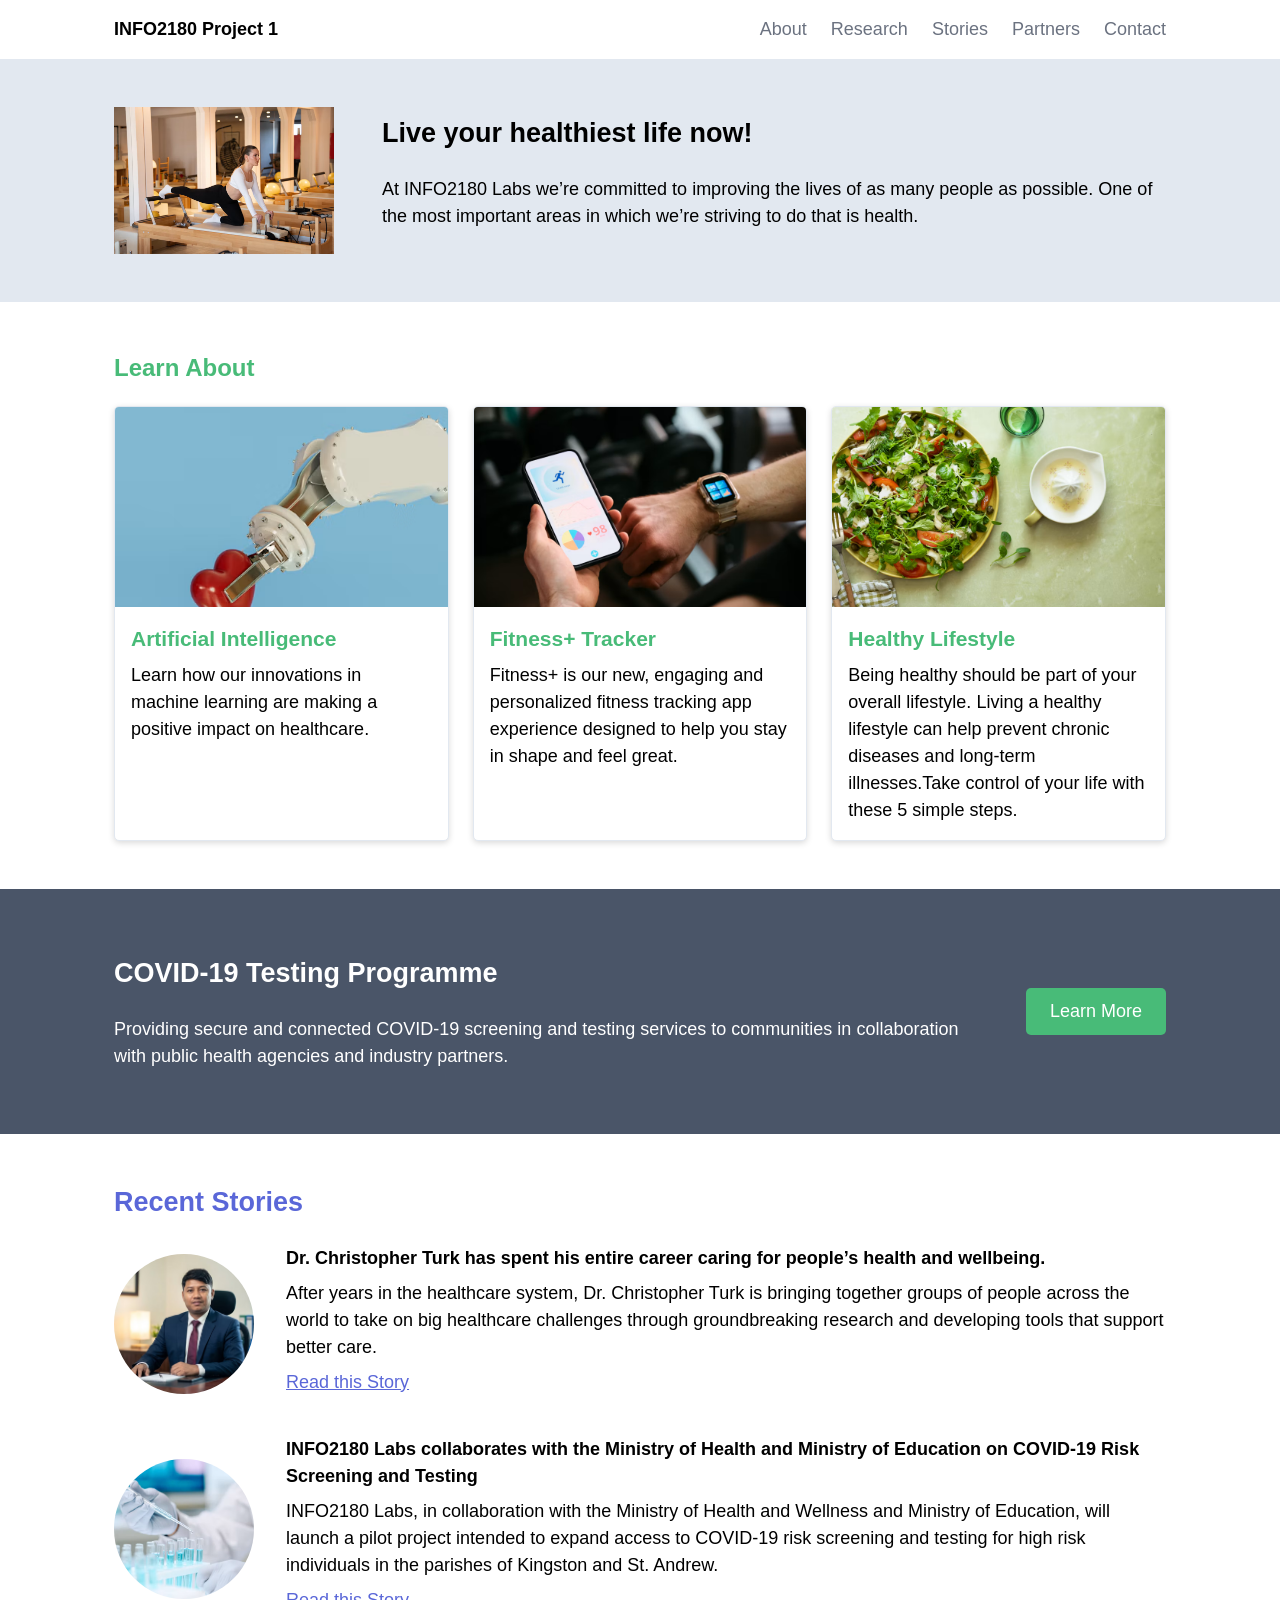
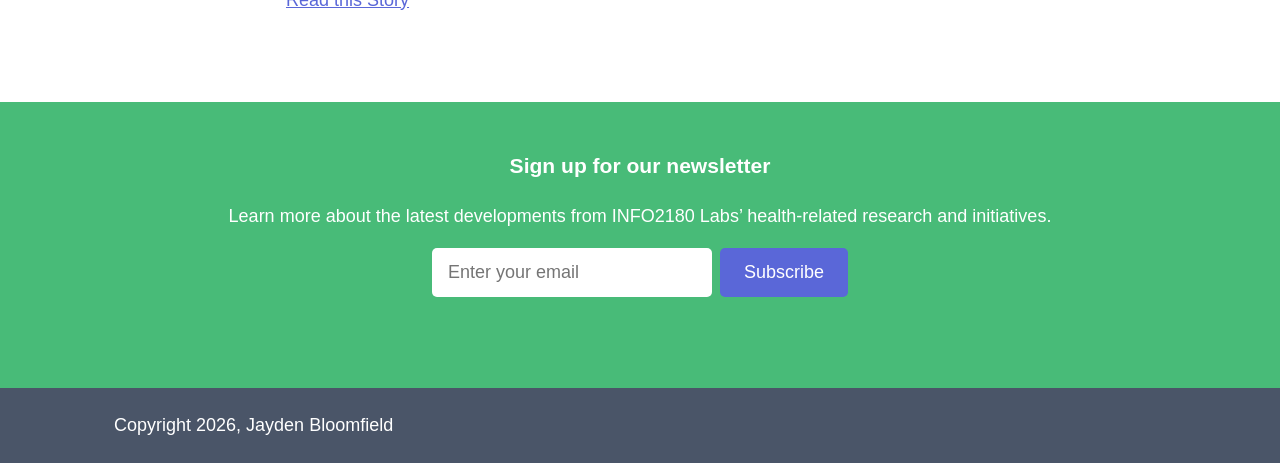
<file: index.html>
<!DOCTYPE html>
<html lang="en">
<head>
    <meta charset="UTF-8">
    <meta name="viewport" content="width=device-width, initial-scale=1.0">
    <title>INFO2180 Project 1</title>
    <link rel="stylesheet" href="styles.css">
    <script src="scripts.js"></script>
</head>
<body>
    <header>
        <div class="container">
            <h1>INFO2180 Project 1</h1>
            <nav>
                <ul>
                    <li><a href="#">About</a></li>
                    <li><a href="#">Research</a></li>
                    <li><a href="#">Stories</a></li>
                    <li><a href="#">Partners</a></li>
                    <li><a href="#">Contact</a></li>
                </ul>
            </nav>
        </div>
    </header>
    <main>
        <section class="overview-hero">
            <div class="container">
                <div class="overview-hero-image">
                    <img src="images/undraw_pilates_i5uo.png" alt="Woman doing pilates on a reformer in a studio">
                </div>
                <div class="overview-hero-text">
                    <h2>Live  your healthiest life now!</h2>
                    <p>At INFO2180 Labs we’re committed to improving the lives of as many people as possible. One of the most important areas in which we’re striving to do that is health.</p>
                </div>
            </div>
        </section>
        <section class="learn-about">
            <div class="container">
                <h2>Learn About</h2>
                <div class="cards">
                    <div class="card">
                        <img src="images/robot_Arm.png" alt="Robot Doctor Arm">
                        <div class="card-body">
                            <h3>Artificial Intelligence</h3>
                            <p>Learn how our innovations in machine learning are making a positive impact on healthcare.</p>
                        </div>
                    </div>
                    <div class="card">
                        <img src="images/fitnessapp.png" alt="Smartphone fitness app and smartwatch showing health stats">
                        <div class="card-body">
                            <h3>Fitness+ Tracker</h3>
                            <p>Fitness+ is our new, engaging and personalized fitness tracking app experience designed to help you stay in shape and feel great.</p>
                        </div>
                    </div>
                    <div class="card">
                        <img src="images/healthyfood.png" alt="Salad plate">
                        <div class="card-body">
                            <h3>Healthy Lifestyle</h3>
                            <p>Being healthy should be part of your overall lifestyle. Living a healthy lifestyle can help prevent chronic diseases and long-term illnesses.Take control of your life with these 5 simple steps.</p>
                        </div>
                    </div>
                </div>
            </div>
        </section>
        <section class="testing">
            <div class="container">
                <div class="testing-desciption">
                    <h2>COVID-19 Testing Programme</h2>
                    <p>Providing secure and connected COVID-19 screening and testing services to communities in collaboration with public health agencies and industry partners.</p>
                </div>
                <div class="cta">
                    <a href="#" class="btn">Learn More</a>
                </div>
            </div>
        </section>
        <section class="stories">
            <div class="container">
                <h2>Recent Stories</h2>
                <article>
                    <img src="images/MinisterInSuit.png" alt="Dr. Christopher Turk in a suit and tie">
                    <div class="article-body">
                        <h3>Dr. Christopher Turk has spent his entire career caring for people’s health and wellbeing.</h3>
                        <p>After years in the healthcare system, Dr. Christopher Turk is bringing together groups of people across the world to take on big healthcare challenges through groundbreaking research and developing tools that support better care.</p>
                        <p><a href="#">Read this Story</a></p>
                    </div>
                </article>
                <article>
                    <img src="images/lab_test.png" alt="Laboratory test tubes">
                    <div class="article-body">
                        <h3>INFO2180 Labs collaborates with the Ministry of Health and Ministry of Education on COVID-19 Risk Screening and Testing</h3>
                        <p>INFO2180 Labs, in collaboration with the Ministry of Health and Wellness and Ministry of Education, will launch a pilot project intended to expand access to COVID-19 risk screening and testing for high risk individuals in the parishes of Kingston and St. Andrew.</p>
                        <p><a href="#">Read this Story</a></p>
                    </div>
                </article>
            </div>
        </section>
        <section class="newsletter">
            <div class="container">
                <h3>Sign up for our newsletter</h3>
                <p>Learn more about the latest developments from INFO2180 Labs’ health-related research and initiatives.</p>
                <form action="#" method="post">
                    <div class="form-group">
                        <input type="email" name="email" id="email" placeholder="Enter your email">
                    </div>
                    <button type="submit" class="btn">Subscribe</button>
                </form>
                <div class="message"></div>
            </div>
        </section>
    </main>
    <footer>
        <div class="container">
            <p>Copyright 2026, Jayden Bloomfield</p>
        </div>
    </footer>
</body>
</html>
</file>
<file: styles.css>
:root {
  /* Handout colours */
  --sky: #E2E8F0;          /* hero background, card borders */
  --leaf: #48BB78;         /* headings and buttons */
  --grass: #48BB78;        /* newsletter background */
  --wood: #4A5568;         /* covid and footer */
  --wood-dark: #6b7280;    /* nav links */
  --brick: #5A67D8;        /* hover, links and subscribe button */
  --cream: #ffffff;        /* page background */

  /* New Leaf colour way
     --sky: #cdebfa; --leaf: #4fae5a; --grass: #66bb5a; --wood: #7a5a32;
     --wood-dark: #5a4326; --brick: #b4503e; --cream: #fff7dc;
     --sign-yellow: #f3de7a; */
}

* { box-sizing: border-box; }

body {
  margin: 0;
  font-family: -apple-system, BlinkMacSystemFont, "Segoe UI", Roboto,
    "Helvetica Neue", Arial, "Noto Sans", sans-serif;
  font-size: 18px;
  line-height: 1.5;
  background: var(--cream);
}

img { max-width: 100%; display: block; }

/*  Container  */
.container {
  max-width: 1100px;
  margin: 0 auto;
  padding: 0 1.5rem;
}

/*  Headers */
header {
  background: white;
  font-size: 18px;
}
header .container {
  display: flex;
  justify-content: space-between;
  align-items: center;
  flex-wrap: wrap;
  gap: 1rem;
  padding-top: 1rem;
  padding-bottom: 1rem;
}
header h1 { margin: 0; font-size: 18px; }
header ul { display: flex; gap: 1.5rem; list-style: none; margin: 0; padding: 0; }
header a { color: var(--wood-dark); text-decoration: none; font-size: 18px; }
header a:hover { color: var(--brick); }

/*  Hero  */
.overview-hero { background: var(--sky); }
.overview-hero .container {
  display: flex;
  align-items: center;
  justify-content: center;
  gap: 3rem;
  padding-top: 3rem;
  padding-bottom: 3rem;
}
.overview-hero-image { flex: 0 0 220px; }
.overview-hero-text h2 { margin-top: 0; }

/*  Learn About section  */
.learn-about { padding: 3rem 0; }
.learn-about h2 { font-size: 24px; color: var(--leaf); margin-top: 0; }
.cards {
  display: grid;
  grid-template-columns: repeat(3, 1fr);
  gap: 1.5rem;
}
.card {
  background: white;
  border: 1px solid var(--sky);
  border-radius: 5px;
  box-shadow: 0 2px 6px rgba(0, 0, 0, 0.15);
  overflow: hidden;
}
.card img { width: 100%; height: 200px; object-fit: cover; }
.card-body { padding: 0 1rem 1rem; }
.card-body h3 { font-size: 21px; color: var(--leaf); margin: 1rem 0 0.5rem; }
.card-body p { margin: 0; }

/*  COVID-19 section (wooden sign board)  */
.testing {
  background: var(--wood);
  color: white;
}
.testing .container {
  display: flex;
  justify-content: space-between;
  align-items: center;
  gap: 2rem;
  padding-top: 4rem;
  padding-bottom: 4rem;
}
.testing h2 { margin-top: 0; }
.testing p { margin-bottom: 0; }
.testing .btn {
  display: inline-block;
  background: var(--leaf);
  color: white;
  text-decoration: none;
  padding: 0.6rem 1.5rem;
  border-radius: 5px;
  white-space: nowrap;
}

/*  Recent Stories  */
.stories { padding: 3rem 0; }
.stories h2 { color: var(--brick); margin-top: 0; }
.stories article {
  display: flex;
  align-items: center;
  gap: 2rem;
  margin-bottom: 2rem;
}
.stories article img {
  flex: 0 0 140px;
  width: 140px;
  height: 140px;
  object-fit: cover;
  border-radius: 50%;
}
.stories article h3 { font-size: 18px; margin: 0 0 0.5rem; }
.stories article p { margin: 0 0 0.5rem; }
.stories a { color: var(--brick); }

/*  Newsletter  */
.newsletter {
  background: var(--grass);
  color: white;
  text-align: center;
}
.newsletter .container { padding-top: 3rem; padding-bottom: 3rem; }
.newsletter h3 { margin-top: 0; }
.newsletter form {
  display: flex;
  justify-content: center;
  align-items: stretch;
  gap: 0.5rem;
  flex-wrap: wrap;
}
.newsletter input {
  padding: 0.7rem 1rem;
  font: inherit;
  border: none;
  border-radius: 5px;
  min-width: 280px;
}
.newsletter .btn {
  padding: 0.7rem 1.5rem;
  font: inherit;
  color: white;
  background: var(--brick);
  border: none;
  border-radius: 5px;
  cursor: pointer;
}
.message { margin-top: 1rem; min-height: 1.5em; }

/*Footer*/
footer { background: var(--wood); color: white; }
footer .container { padding-top: 1.5rem; padding-bottom: 1.5rem; }
footer p { margin: 0; }

/*  Small screens  */
@media (max-width: 800px) {
  .cards { grid-template-columns: 1fr; }
  .overview-hero .container,
  .testing .container,
  .stories article { flex-direction: column; text-align: center; }
}
</file>
